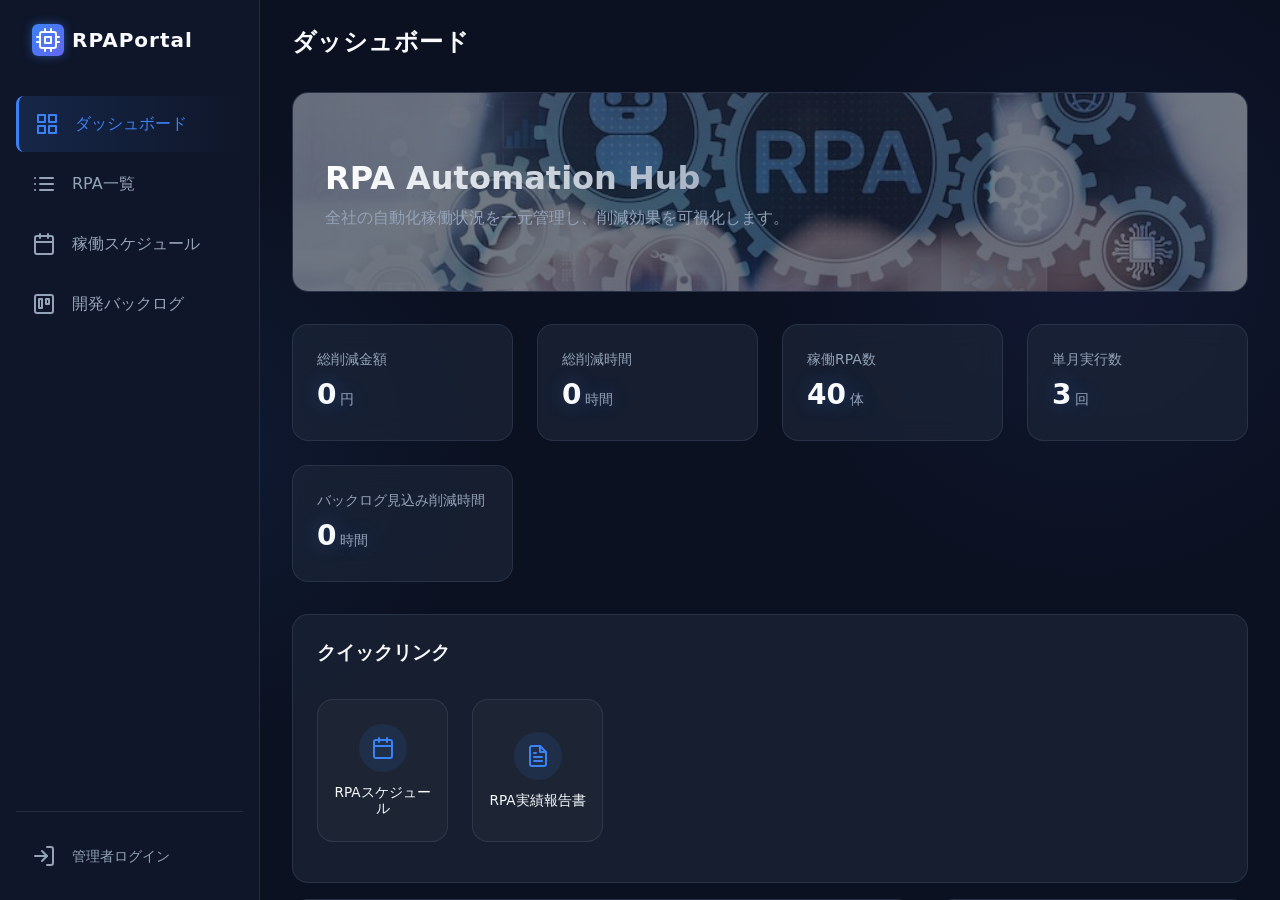
<file: index.html>
<!DOCTYPE html>
<html lang="ja">

<head>
    <meta charset="UTF-8">
    <meta name="viewport" content="width=device-width, initial-scale=1.0">
    <title>RobotPat DX Portal</title>
    <link rel="stylesheet" href="styles.css">
    <!-- Initial Data -->
    <script src="data/db.js"></script>
    <!-- Chart.js -->
    <script src="assets/chart.min.js"></script>
    <!-- Feather Icons -->
    <script src="assets/feather.min.js"></script>
</head>

<body>
    <div id="app">
        <!-- Sidebar -->
        <aside class="sidebar">
            <div class="logo-area">
                <div class="logo-icon">
                    <i data-feather="cpu"></i>
                </div>
                <span>RPAPortal</span>
            </div>

            <nav class="nav-menu">
                <a href="#dashboard" class="nav-item active" data-page="dashboard">
                    <i data-feather="grid"></i>
                    <span>ダッシュボード</span>
                </a>
                <a href="#rpas" class="nav-item" data-page="rpas">
                    <i data-feather="list"></i>
                    <span>RPA一覧</span>
                </a>
                <a href="#schedule" class="nav-item" data-page="schedule">
                    <i data-feather="calendar"></i>
                    <span>稼働スケジュール</span>
                </a>
                <a href="#backlog" class="nav-item" data-page="backlog">
                    <i data-feather="trello"></i>
                    <span>開発バックログ</span>
                </a>
                <a href="#data" class="nav-item" data-page="data">
                    <i data-feather="database"></i>
                    <span>データ管理</span>
                </a>
            </nav>

            <div style="margin-top: auto; padding-top: 1rem; border-top: 1px solid var(--border);">
                <div class="nav-item" id="nav-login" onclick="App.showLoginModal()">
                    <i data-feather="log-in"></i>
                    <span style="font-size: 0.875rem;">管理者ログイン</span>
                </div>
                <div class="nav-item" id="nav-logout" onclick="App.logout()" style="display: none;">
                    <i data-feather="log-out"></i>
                    <span style="font-size: 0.875rem;">ログアウト</span>
                </div>
            </div>
        </aside>

        <!-- Main Content -->
        <main class="main-content">
            <!-- Header -->
            <header class="header-actions">
                <h1 class="page-title" id="page-title">ダッシュボード</h1>
                <div class="actions">
                    <button class="btn btn-primary" id="add-rpa-btn">
                        <i data-feather="plus"></i>
                        <span>RPA登録</span>
                    </button>
                </div>
            </header>

            <!-- Dynamic Content Area -->
            <div id="content-area">
                <!-- Dashboard Template -->
                <div id="view-dashboard" class="view-section active">
                    <div class="dashboard-hero glass-panel">
                        <img src="assets/rpa-01.jpg" alt="Hero" class="hero-bg">
                        <div class="hero-content">
                            <h2 class="hero-title">RPA Automation Hub</h2>
                            <p class="hero-subtitle">全社の自動化稼働状況を一元管理し、削減効果を可視化します。</p>
                        </div>
                    </div>

                    <div class="kpi-grid">
                        <div class="kpi-card glass-panel">
                            <span class="kpi-label">総削減金額</span>
                            <div class="kpi-value">
                                <span id="kpi-saved-amount">0</span><span class="kpi-unit">円</span>
                            </div>
                        </div>
                        <div class="kpi-card glass-panel">
                            <span class="kpi-label">総削減時間</span>
                            <div class="kpi-value">
                                <span id="kpi-saved-hours">0</span><span class="kpi-unit">時間</span>
                            </div>
                        </div>
                        <div class="kpi-card glass-panel">
                            <span class="kpi-label">稼働RPA数</span>
                            <div class="kpi-value">
                                <span id="kpi-active-rpas">0</span><span class="kpi-unit">体</span>
                            </div>
                        </div>
                        <div class="kpi-card glass-panel">
                            <span class="kpi-label">単月実行数</span>
                            <div class="kpi-value">
                                <span id="kpi-run-count">0</span><span class="kpi-unit">回</span>
                            </div>
                        </div>
                        <div class="kpi-card glass-panel border-secondary">
                            <span class="kpi-label text-secondary font-bold">バックログ見込み削減時間</span>
                            <div class="kpi-value">
                                <span id="kpi-backlog-savings">0</span><span class="kpi-unit text-secondary">時間</span>
                            </div>
                        </div>
                    </div>

                    <div class="glass-panel mb-4">
                        <div class="flex justify-between items-center mb-4">
                            <h3 class="text-main font-bold">クイックリンク</h3>
                            <button class="btn btn-ghost btn-sm text-primary flex items-center gap-1"
                                onclick="App.showQuickLinkModal()">
                                <i data-feather="settings" width="14"></i> 管理
                            </button>
                        </div>
                        <div id="quick-links-container">
                            <!-- JS Generated Cards -->
                        </div>
                    </div>

                    <div class="dashboard-grid">
                        <div class="glass-panel">
                            <h3 class="mb-4 text-main font-bold">月別削減効果推移</h3>
                            <div class="chart-wrapper">
                                <canvas id="trendChart"></canvas>
                            </div>
                        </div>
                        <div class="glass-panel">
                            <h3 class="mb-4 text-main font-bold">削減効果 Top 5</h3>
                            <div class="table-container">
                                <table id="top-rpa-table">
                                    <thead>
                                        <tr>
                                            <th>RPA名</th>
                                            <th class="text-right">削減額</th>
                                        </tr>
                                    </thead>
                                    <tbody>
                                        <!-- JS Generated -->
                                    </tbody>
                                </table>
                            </div>
                        </div>
                    </div>
                </div>

                <!-- RPA List Template -->
                <div id="view-rpas" class="view-section" style="display: none;">
                    <div class="glass-panel mb-4">
                        <div class="filter-bar">
                            <div class="search-box">
                                <i data-feather="search"></i>
                                <input type="text" id="rpa-search" placeholder="RPA名、タグ、部署で検索..." class="search-input">
                            </div>
                            <div class="filters">
                                <select id="filter-dept" class="filter-select">
                                    <option value="">全部署</option>
                                    <!-- JS Generated -->
                                </select>
                                <select id="filter-status" class="filter-select">
                                    <option value="">全ステータス</option>
                                    <option value="scheduled">スケジュール実行</option>
                                    <option value="manual">手動実行</option>
                                </select>
                                <label class="checkbox-label">
                                    <input type="checkbox" id="filter-no-recording">
                                    <span>録画未登録のみ</span>
                                </label>
                            </div>
                        </div>
                    </div>

                    <div class="glass-panel">
                        <div class="table-container">
                            <table class="data-table" id="rpa-list-table">
                                <thead>
                                    <tr>
                                        <th class="sortable" data-sort="name">RPA名 <i data-feather="chevron-down"
                                                class="sort-icon"></i></th>
                                        <th class="sortable" data-sort="department">部署 <i data-feather="chevron-down"
                                                class="sort-icon"></i></th>
                                        <th>ステータス</th>
                                        <th>リンク</th>
                                        <th>録画</th>
                                        <th class="sortable text-right" data-sort="savedMinutes">削減時間 <i
                                                data-feather="chevron-down" class="sort-icon"></i></th>
                                        <th class="sortable text-right" data-sort="savedAmount">削減金額 <i
                                                data-feather="chevron-down" class="sort-icon"></i></th>
                                        <th class="sortable" data-sort="updatedAt">更新日 <i data-feather="chevron-down"
                                                class="sort-icon"></i></th>
                                    </tr>
                                </thead>
                                <tbody>
                                    <!-- JS Generated -->
                                </tbody>
                            </table>
                        </div>
                    </div>
                </div>

                <!-- Backlog Template -->
                <div id="view-backlog" class="view-section" style="display: none;">
                    <div class="glass-panel mb-4">
                        <div class="filter-bar">
                            <div class="search-box">
                                <i data-feather="search"></i>
                                <input type="text" id="backlog-search" placeholder="タスク名、部署で検索..." class="search-input">
                            </div>
                            <div class="filters">
                                <select id="filter-backlog-dept" class="filter-select">
                                    <option value="">全部署</option>
                                    <!-- JS Generated -->
                                </select>
                                <select id="filter-backlog-priority" class="filter-select">
                                    <option value="">全優先度</option>
                                    <option value="High">高 (High)</option>
                                    <option value="Medium">中 (Medium)</option>
                                    <option value="Low">低 (Low)</option>
                                </select>
                                <select id="filter-backlog-status" class="filter-select">
                                    <option value="">全ステータス</option>
                                    <option value="Todo">未着手</option>
                                    <option value="In Progress">進行中</option>
                                    <option value="Review">確認中</option>
                                    <option value="Done">完了</option>
                                </select>
                            </div>
                            <button id="add-backlog-btn" class="btn btn-primary btn-sm">
                                <i data-feather="plus"></i> 新規登録
                            </button>
                        </div>
                    </div>

                    <!-- Backlog Add Form (Inline) -->
                    <div id="backlog-form-container" class="glass-panel mb-4" style="display: none;">
                        <h3 class="mb-4">バックログ新規登録/編集</h3>
                        <form id="backlog-form" onsubmit="event.preventDefault(); App.saveBacklog();">
                            <input type="hidden" id="backlog-id">
                            <div class="form-grid">
                                <div class="form-group">
                                    <label class="form-label">業務名 <span class="text-red-400">*</span></label>
                                    <input type="text" id="backlog-title" class="form-control" required
                                        placeholder="例: 請求書作成業務">
                                </div>
                                <div class="form-group">
                                    <label class="form-label">部署</label>
                                    <select id="backlog-department" class="form-select">
                                        <option value="全社">全社</option>
                                        <option value="本社">本社</option>
                                        <option value="支店">支店</option>
                                        <option value="ESキッチン">ESキッチン</option>
                                        <option value="BMC秋津">BMC秋津</option>
                                    </select>
                                </div>
                                <div class="form-group">
                                    <label class="form-label">優先度</label>
                                    <select id="backlog-priority" class="form-select">
                                        <option value="Medium">中 (Medium)</option>
                                        <option value="High">高 (High)</option>
                                        <option value="Low">低 (Low)</option>
                                    </select>
                                </div>
                                <div class="form-group">
                                    <label class="form-label">ステータス</label>
                                    <select id="backlog-status" class="form-select">
                                        <option value="Todo">未着手</option>
                                        <option value="In Progress">進行中</option>
                                        <option value="Review">確認中</option>
                                        <option value="Done">完了</option>
                                    </select>
                                </div>
                                <div class="form-group">
                                    <label class="form-label">見込み削減時間 (時間)</label>
                                    <input type="number" id="backlog-savedHours" class="form-control" min="0" step="0.1"
                                        placeholder="例: 0.5">
                                </div>
                            </div>
                            <div class="form-group">
                                <label class="form-label">備考</label>
                                <textarea id="backlog-notes" class="form-control" placeholder="詳細や注意点など"></textarea>
                            </div>
                            <div class="flex justify-end gap-4 mt-4">
                                <button type="button" class="btn btn-ghost"
                                    onclick="App.hideBacklogForm()">キャンセル</button>
                                <button type="submit" class="btn btn-primary"><i data-feather="save"></i> 保存</button>
                            </div>
                        </form>
                    </div>

                    <div class="glass-panel">
                        <div class="table-container">
                            <table class="data-table" id="backlog-list-table">
                                <thead>
                                    <tr>
                                        <th class="sortable" data-sort="title">業務名 <i data-feather="chevron-down"
                                                class="sort-icon"></i></th>
                                        <th class="sortable" data-sort="department">部署 <i data-feather="chevron-down"
                                                class="sort-icon"></i></th>
                                        <th class="sortable" data-sort="priority">優先度 <i data-feather="chevron-down"
                                                class="sort-icon"></i></th>
                                        <th class="sortable" data-sort="status">ステータス <i data-feather="chevron-down"
                                                class="sort-icon"></i></th>
                                        <th class="sortable text-right" data-sort="expectedSavedMinutesPerRun">見込効果 (時間)
                                            <i data-feather="chevron-down" class="sort-icon"></i>
                                        </th>
                                        <th style="width: 150px;">備考</th>
                                        <th style="width: 140px; text-align: center;">操作</th>
                                    </tr>
                                </thead>
                                <tbody>
                                    <!-- JS Generated -->
                                </tbody>
                            </table>
                        </div>
                    </div>
                </div>
                <!-- RPA Detail Template -->
                <div id="view-rpa-detail" class="view-section" style="display: none;">
                    <div class="glass-panel mb-4">
                        <div class="detail-header">
                            <a href="#rpas" class="back-btn"><i data-feather="arrow-left"></i> 一覧へ戻る</a>
                            <div class="detail-title-group">
                                <h2 id="detail-rpa-name" class="text-xl font-bold">RPA Name</h2>
                                <span id="detail-rpa-status" class="badge">Status</span>
                            </div>
                            <button class="btn btn-secondary text-sm" onclick="App.goToEdit()"><i
                                    data-feather="edit-2"></i> 編集</button>
                        </div>

                        <div class="tabs">
                            <button class="tab-btn active" data-tab="overview">概要</button>
                            <button class="tab-btn" data-tab="runs">実行実績</button>
                            <button class="tab-btn" data-tab="analysis">分析</button>
                            <button class="tab-btn" data-tab="recordings">録画</button>
                        </div>

                        <!-- Tab: Overview -->
                        <div id="tab-overview" class="tab-pane active">
                            <div class="detail-stats-grid">
                                <div class="glass-panel" style="background: rgba(255,255,255,0.03); padding: 1rem;">
                                    <span class="text-muted text-sm">部署</span>
                                    <div id="detail-dept" class="text-lg font-medium mt-1">-</div>
                                </div>
                                <div class="glass-panel" style="background: rgba(255,255,255,0.03); padding: 1rem;">
                                    <span class="text-muted text-sm">開発工数</span>
                                    <div id="detail-dev-hours" class="text-lg font-medium mt-1">-</div>
                                </div>
                                <div class="glass-panel" style="background: rgba(255,255,255,0.03); padding: 1rem;">
                                    <span class="text-muted text-sm">累計削減時間</span>
                                    <div id="detail-total-saved" class="text-lg font-medium mt-1">-</div>
                                </div>
                                <div class="glass-panel" style="background: rgba(255,255,255,0.03); padding: 1rem;">
                                    <span class="text-muted text-sm">累計削減金額</span>
                                    <div id="detail-total-amount" class="text-lg font-medium mt-1 text-primary">-</div>
                                </div>
                            </div>

                            <div class="glass-panel" style="background: rgba(255,255,255,0.03);">
                                <h4 class="mb-2 text-main font-bold">説明</h4>
                                <p id="detail-desc" class="text-muted mb-4">-</p>

                                <h4 class="mb-2 text-main font-bold">タグ</h4>
                                <div id="detail-tags" class="flex gap-2 mb-4">
                                    <!-- Tags -->
                                </div>

                                <div class="mb-4">
                                    <span class="text-muted text-sm block mb-1">スプレッドシート: </span>
                                    <div id="detail-sheet-links" class="flex flex-col gap-1">
                                        <!-- JS Generated -->
                                    </div>
                                </div>
                            </div>
                        </div>

                        <!-- Tab: Runs -->
                        <div id="tab-runs" class="tab-pane">
                            <div class="table-container">
                                <table class="data-table" id="detail-runs-table">
                                    <thead>
                                        <tr>
                                            <th>実行日時</th>
                                            <th class="text-right">削減時間</th>
                                            <th class="text-right">実稼働</th>
                                            <th class="text-right">回数</th>
                                            <th>備考</th>
                                        </tr>
                                    </thead>
                                    <tbody><!-- JS Generated --></tbody>
                                </table>
                            </div>
                        </div>

                        <!-- Tab: Analysis -->
                        <div id="tab-analysis" class="tab-pane">
                            <div class="flex flex-col items-center justify-center py-12 text-muted">
                                <i data-feather="bar-chart-2"
                                    style="width:48px;height:48px;opacity:0.3;margin-bottom:1rem;"></i>
                                <p>詳細分析機能は準備中です</p>
                            </div>
                        </div>

                        <!-- Tab: Recordings -->
                        <div id="tab-recordings" class="tab-pane">
                            <div id="detail-recordings-list" class="grid grid-cols-1 gap-4">
                                <!-- JS Generated -->
                            </div>
                        </div>
                    </div>
                </div>
                <!-- Edit Template -->
                <div id="view-rpa-edit" class="view-section" style="display: none;">
                    <div class="detail-header">
                        <a href="#rpas" class="back-btn"><i data-feather="arrow-left"></i> キャンセル</a>
                        <h2 id="edit-page-title" class="text-xl font-bold">RPA登録</h2>
                        <div></div>
                    </div>

                    <form id="rpa-form" onsubmit="event.preventDefault(); App.saveRpa();">
                        <div class="glass-panel">
                            <div class="form-grid">
                                <div class="form-group">
                                    <label class="form-label">RPA名 <span class="text-red-400">*</span></label>
                                    <input type="text" id="edit-name" class="form-control" required
                                        placeholder="例: 月次請求書処理ロボ">
                                    <input type="hidden" id="edit-id">
                                </div>
                                <div class="form-group">
                                    <label class="form-label">部署 <span class="text-red-400">*</span></label>
                                    <select id="edit-department" class="form-select" required>
                                        <option value="">選択してください</option>
                                        <!-- JS populated -->
                                    </select>
                                </div>
                                <div class="form-group">
                                    <label class="form-label">スプレッドシート (名前とURL)</label>
                                    <div id="edit-sheets-container" class="flex flex-col gap-2">
                                        <!-- JS Generated -->
                                    </div>
                                    <button type="button" class="btn btn-ghost btn-sm mt-1"
                                        onclick="App.addSheetInput()">
                                        <i data-feather="plus" width="14"></i> 行を追加
                                    </button>
                                </div>
                                <div class="form-group">
                                    <label class="form-label">録画URL（Googleドライブ等）</label>
                                    <input type="url" id="edit-recordingUrl" class="form-control"
                                        placeholder="https://drive.google.com/...">
                                </div>
                                <div class="form-group">
                                    <label class="form-label">開発工数 (時間)</label>
                                    <input type="number" id="edit-devHours" class="form-control" min="0" step="0.5">
                                </div>
                                <div class="form-group">
                                    <label class="form-label">月間削減時間 (時間)</label>
                                    <input type="number" id="edit-savedHours" class="form-control" min="0" step="0.5"
                                        placeholder="例: 10">
                                    <small class="text-muted">※削減金額は時給1,750円で自動計算されます</small>
                                </div>
                                <div class="form-group">
                                    <label class="form-label">月間実行回数</label>
                                    <input type="number" id="edit-runCount" class="form-control" min="0" step="1"
                                        placeholder="例: 30">
                                </div>
                                <div class="form-group">
                                    <label class="form-label">タグ (カンマ区切り)</label>
                                    <input type="text" id="edit-tags" class="form-control" placeholder="経理, 月次, 自動化">
                                </div>
                                <div class="form-group">
                                    <label class="form-label">運用モード</label>
                                    <div class="radio-group">
                                        <label class="radio-label">
                                            <input type="radio" name="operationMode" value="scheduled" checked> 自動実行
                                        </label>
                                        <label class="radio-label">
                                            <input type="radio" name="operationMode" value="manual"> 手動実行
                                        </label>
                                    </div>
                                </div>
                            </div>

                            <div class="form-group">
                                <label class="form-label">説明</label>
                                <textarea id="edit-description" class="form-control"
                                    placeholder="ロボットの概要や注意事項など"></textarea>
                            </div>

                            <div class="border-t border-gray-700/50 pt-6 mt-6 flex justify-end gap-4">
                                <button type="button" class="btn btn-ghost" onclick="history.back()">キャンセル</button>
                                <button type="submit" class="btn btn-primary"><i data-feather="save"></i> 保存する</button>
                            </div>
                        </div>
                    </form>
                </div>

                <!-- Schedule Template -->
                <div id="view-schedule" class="view-section" style="display: none;">
                    <div class="glass-panel schedule-container" style="display: flex; flex-direction: column; height: calc(100vh - 150px);">
                        <header class="flex flex-wrap items-center justify-between mb-4 gap-y-3">
                            <div class="flex flex-wrap items-center gap-2 md:gap-3">
                                <div class="flex bg-slate-800 rounded-md p-1 border border-slate-700 whitespace-nowrap">
                                    <button class="px-2 md:px-3 py-1 text-xs md:text-sm font-medium rounded transition-colors active tab-btn text-main" data-tab="free">空き枠</button>
                                    <button class="px-2 md:px-3 py-1 text-xs md:text-sm font-medium rounded transition-colors tab-btn text-muted" data-tab="timeline">タイムライン</button>
                                    <button class="px-2 md:px-3 py-1 text-xs md:text-sm font-medium rounded transition-colors tab-btn text-muted" data-tab="calendar">カレンダー</button>
                                    <button class="px-2 md:px-3 py-1 text-xs md:text-sm font-medium rounded transition-colors tab-btn text-muted" data-tab="list">一覧リスト</button>
                                    <button class="px-2 md:px-3 py-1 text-xs md:text-sm font-medium rounded transition-colors tab-btn text-muted" data-tab="alerts">衝突アラート <span id="alert-badge" class="alert-badge" style="display:none">0</span></button>
                                </div>

                                <div class="flex items-center gap-1 whitespace-nowrap">
                                    <button id="add-schedule-btn" class="btn btn-primary" style="padding: 4px 10px; font-size: 0.8rem;" onclick="App.showScheduleModal()">
                                        <i data-feather="plus" width="14"></i> <span><span class="hidden md:inline">予定を</span>追加</span>
                                    </button>
                                    <button id="manage-terminals-btn" class="btn btn-ghost" style="padding: 4px 10px; font-size: 0.8rem;" onclick="App.showTerminalModal()">
                                        <i data-feather="server" width="14"></i> 端末管理
                                    </button>
                                </div>
                            </div>
                        </header>
                        
                        <!-- Free Slot View -->
                        <div id="tab-free" class="tab-pane active" style="flex: 1; overflow-y: auto;">
                            <div class="free-cond">
                                <span class="free-cond-label">端末</span>
                                <div class="free-seg" id="free-terminals"></div>
                                <span class="free-cond-label">登録したいRPAの条件</span>
                                <div class="free-seg" id="free-freq">
                                    <button class="active" data-f="daily">毎日</button>
                                    <button data-f="weekdays">平日のみ</button>
                                    <button data-f="weekly">曜日指定</button>
                                    <button data-f="monthly">日付指定</button>
                                </div>
                                <div class="dow-picker" id="free-dow" style="display:none"></div>
                                <select id="free-dom" class="form-select form-select-sm" style="display:none"></select>
                                <span class="free-cond-label">所要時間</span>
                                <select id="free-dur" class="form-select form-select-sm">
                                    <option value="10">10分</option>
                                    <option value="30" selected>30分</option>
                                    <option value="60">60分</option>
                                    <option value="120">120分</option>
                                    <option value="180">180分</option>
                                    <option value="240">240分</option>
                                </select>
                                <div class="free-cond-nav">
                                    <button class="btn btn-ghost btn-sm px-2" onclick="App.changeFreeMonth(-1)"><i data-feather="chevron-left"></i></button>
                                    <strong id="free-month-title" style="min-width:96px;text-align:center">--年--月</strong>
                                    <button class="btn btn-ghost btn-sm px-2" onclick="App.changeFreeMonth(1)"><i data-feather="chevron-right"></i></button>
                                    <button class="btn btn-secondary btn-sm" onclick="App.resetFreeMonth()">今月</button>
                                </div>
                            </div>

                            <div class="free-summary">
                                <h4 id="free-sum-head"></h4>
                                <div class="free-chips" id="free-chips"></div>
                                <div class="free-note" id="free-note"></div>
                            </div>

                            <div class="free-layout">
                                <div>
                                    <div class="heatmap-scroll"><table class="heatmap" id="free-heatmap"></table></div>
                                    <div class="heatmap-legend">
                                        <span><i class="hm-sw hm-free"></i>24ヶ月ずっと空き</span>
                                        <span><i class="hm-sw hm-trap"></i>この月は空きだが将来ふさがる</span>
                                        <span><i class="hm-sw hm-part"></i>一部の日だけ埋まる</span>
                                        <span><i class="hm-sw hm-busy"></i>全対象日で埋まり</span>
                                        <span class="text-muted">セルにマウスを当てると内訳が出ます</span>
                                    </div>
                                    <div class="free-detail" id="free-detail"></div>
                                </div>
                                <div class="free-side">
                                    <h4>端末をまたいだ候補</h4>
                                    <label class="free-check"><input type="checkbox" id="free-allterm" checked> 全端末から探す</label>
                                    <div id="free-cands"></div>
                                </div>
                            </div>
                        </div>

                        <!-- Timeline View -->
                        <div id="tab-timeline" class="tab-pane flex-pane" style="flex: 1; min-height: 0;">
                            <div class="flex flex-wrap items-center gap-2 md:gap-3 mb-4">
                                <label class="text-sm text-muted font-bold whitespace-nowrap">表示日付:</label>
                                <div class="flex items-center">
                                    <button class="btn btn-ghost btn-sm px-2" onclick="App.changeScheduleDate(-1)"><i data-feather="chevron-left"></i></button>
                                    <input type="date" id="schedule-date-filter" class="form-control text-sm font-bold" style="width: auto; padding: 4px 8px; margin: 0 4px;" onchange="App.renderSchedule()">
                                    <button class="btn btn-ghost btn-sm px-2" onclick="App.changeScheduleDate(1)"><i data-feather="chevron-right"></i></button>
                                </div>
                                <button class="btn btn-secondary btn-sm ml-2" onclick="App.resetScheduleDate()">今日</button>
                            </div>
                            
                            <div class="schedule-layout">
                            <div class="schedule-sidebar" id="schedule-sidebar">
                                <div class="schedule-cell header-cell border-b">端末 / リソース</div>
                                <div id="schedule-terminal-list" class="schedule-terminal-list"></div>
                            </div>
                            
                            <div class="schedule-timeline-wrapper" id="timeline-wrapper">
                                <div class="schedule-timeline" id="timeline-content">
                                    <div class="timeline-headers" id="timeline-headers"></div>
                                    <div class="timeline-rows" id="timeline-rows"></div>
                                    <div class="current-time-line" id="current-time-line"></div>
                                </div>
                            </div>
                        </div> <!-- Closes schedule-layout -->
                    </div> <!-- Closes tab-timeline -->

                    <!-- Calendar View -->
                    <div id="tab-calendar" class="tab-pane flex-pane" style="flex: 1; overflow: hidden;">
                            <div class="flex items-center gap-4 mt-2" style="margin-bottom: 33px;">
                                <button class="btn btn-ghost btn-sm" onclick="App.changeCalendarMonth(-1)"><i data-feather="chevron-left"></i></button>
                                <h3 class="text-lg font-bold w-32 text-center" id="calendar-month-title">--年--月</h3>
                                <button class="btn btn-ghost btn-sm" onclick="App.changeCalendarMonth(1)"><i data-feather="chevron-right"></i></button>
                                <button class="btn btn-secondary btn-sm ml-2" onclick="App.resetCalendarMonth()">今月</button>
                            </div>
                            
                            <div style="flex: 1; overflow-y: auto; padding-right: 8px; padding-bottom: 8px;">
                                <div class="calendar-grid" id="calendar-grid" style="display: grid; grid-template-columns: repeat(7, 1fr); grid-auto-rows: minmax(50px, auto); gap: 6px;">
                                    <!-- JS Generated Calendar -->
                                </div>
                            </div>
                        </div>

                        <!-- List View -->
                        <div id="tab-list" class="tab-pane" style="flex: 1; overflow-y: auto;">
                            <div class="table-container mt-2">
                                <table class="data-table" id="schedule-list-table">
                                    <thead>
                                        <tr>
                                            <th>RPA名称</th>
                                            <th>割当端末</th>
                                            <th>実行頻度</th>
                                            <th>開始時間</th>
                                            <th>終了時間</th>
                                        </tr>
                                    </thead>
                                    <tbody id="schedule-list-body">
                                        <!-- JS Generated -->
                                    </tbody>
                                </table>
                            </div>
                            <div id="schedule-archive" class="mt-4"></div>
                        </div>

                        <!-- Conflict Alerts View -->
                        <div id="tab-alerts" class="tab-pane" style="flex: 1; overflow-y: auto;">
                            <p class="sched-hint mb-4">同じ端末で時間帯が重なる予定を、<strong>今日から24ヶ月ぶん</strong>展開して検出します。「毎月◯日」と「毎週◯曜」のように、条件が揃った月にだけ衝突する組み合わせも拾います。</p>
                            <div id="alerts-now"></div>
                            <div id="alerts-future" class="mt-4"></div>
                        </div>
                    </div>
                </div>

                <!-- Data Management Template -->
                <div id="view-data" class="view-section" style="display: none;">
                    <div class="glass-panel mb-6">
                        <h3 class="text-lg font-bold mb-2 text-main">データのエクスポート</h3>
                        <p class="text-muted text-sm mb-4">現在の全データをJSONファイルとしてダウンロードします。バックアップとしてご利用ください。</p>
                        <button id="btn-export" class="btn btn-primary"><i data-feather="download"></i>
                            JSONをダウンロード</button>
                    </div>

                    <div class="glass-panel mb-6">
                        <h3 class="text-lg font-bold mb-2 text-main">データのインポート</h3>
                        <p class="text-muted text-sm mb-4">バックアップしたJSONファイルを読み込み、現在のデータを上書きします。<br><span
                                class="text-yellow-400">※この操作は取り消せません。</span></p>
                        <div class="flex items-center gap-4">
                            <input type="file" id="file-import" accept=".json" class="text-sm text-muted">
                            <button id="btn-import" class="btn btn-secondary"><i data-feather="upload"></i>
                                インポート実行</button>
                        </div>
                    </div>

                    <div class="glass-panel border-red-900/30" style="background: rgba(220, 38, 38, 0.05);">
                        <h3 class="text-lg font-bold mb-2 text-red-400">データのリセット</h3>
                        <p class="text-muted text-sm mb-4">保存されたデータを削除し、初期状態（プリセットデータ）に戻します。<br><span
                                class="text-red-400">※完全に削除されます。</span></p>
                        <button id="btn-reset" class="btn btn-danger"
                            style="background: rgba(220, 38, 38, 0.2); color: #FCA5A5; border: 1px solid rgba(220, 38, 38, 0.4);"><i
                                data-feather="trash-2"></i> 初期化を実行</button>
                    </div>
                </div>
            </div>
        </main>
    </div>

    <script src="app.js"></script>
    <!-- Login Modal -->
    <div id="login-modal" class="modal-overlay" style="display: none;">
        <div class="modal-content">
            <h3>管理者ログイン</h3>
            <div class="form-group">
                <label for="login-password">パスワード</label>
                <input type="password" id="login-password">
            </div>
            <div class="modal-actions">
                <button class="btn btn-secondary" onclick="App.hideLoginModal()">キャンセル</button>
                <button class="btn btn-primary" onclick="App.login()">ログイン</button>
            </div>
        </div>
    </div>

    <!-- Quick Link Modal -->
    <div id="quick-link-modal" class="modal-overlay">
        <div class="modal-content glass-panel">
            <h3 id="ql-modal-title" class="mb-4">クイックリンクの管理</h3>
            <form id="ql-form" onsubmit="event.preventDefault(); App.saveQuickLink();">
                <input type="hidden" id="ql-id">
                <div class="form-group mb-4">
                    <label class="form-label">表示名</label>
                    <input type="text" id="ql-name" class="form-control" required placeholder="例: スケジュール表">
                </div>
                <div class="form-group mb-4">
                    <label class="form-label">URL</label>
                    <input type="url" id="ql-url" class="form-control" required placeholder="https://...">
                </div>
                <div class="form-group mb-4">
                    <label class="form-label">アイコンを選択</label>
                    <div id="icon-options" class="icon-selection-grid">
                        <!-- JS Generated -->
                    </div>
                    <input type="hidden" id="ql-icon" value="link">
                </div>
                <div class="flex justify-end gap-3 mt-6">
                    <button type="button" class="btn btn-ghost" onclick="App.hideQuickLinkModal()">キャンセル</button>
                    <button type="submit" class="btn btn-primary">保存</button>
                </div>
            </form>
        </div>
    </div>

    <!-- Schedule Registration Modal -->
    <div id="schedule-modal" class="modal-overlay">
        <div class="modal-content glass-panel">
            <h3 id="sch-modal-title" class="mb-4">スケジュールの登録</h3>
            <form id="sch-form" onsubmit="event.preventDefault(); App.saveSchedule();">
                <input type="hidden" id="sch-id">
                <div class="form-group mb-4">
                    <label class="form-label">対象RPA <span class="text-red-400">*</span></label>
                    <select id="sch-rpa" class="form-select" required>
                        <option value="">選択してください</option>
                        <!-- JS Generated -->
                    </select>
                </div>
                <div class="form-group mb-4">
                    <label class="form-label">割り当て端末 <span class="text-red-400">*</span></label>
                    <select id="sch-terminal" class="form-select" required>
                        <option value="">選択してください</option>
                        <!-- JS Generated -->
                    </select>
                </div>
                <div class="form-grid" style="grid-template-columns: 1fr 1fr; margin-bottom: 1rem;">
                    <div class="form-group">
                        <label class="form-label">開始時間 <span class="text-red-400">*</span></label>
                        <input type="time" id="sch-start" class="form-control" required>
                    </div>
                    <div class="form-group">
                        <label class="form-label">終了時間 <span class="text-red-400">*</span></label>
                        <input type="time" id="sch-end" class="form-control" required>
                    </div>
                </div>
                <div class="form-group mb-4">
                    <label class="form-label">繰り返し</label>
                    <select id="sch-frequency" class="form-select">
                        <option value="daily">毎日 (Daily)</option>
                        <option value="weekdays">平日のみ (Weekdays)</option>
                        <option value="weekly">曜日指定（複数可）</option>
                        <option value="monthly">日付指定 (Monthly)</option>
                        <option value="end_of_month">毎月の月末 (End of Month)</option>
                        <option value="once">単発予約（指定日だけ押さえる）</option>
                    </select>
                </div>
                <div class="form-group mb-4" id="sch-weekly-options" style="display: none;">
                    <label class="form-label">曜日 <span class="text-red-400">*</span><span class="sched-hint-inline">複数選べます</span></label>
                    <div class="dow-picker" id="sch-dow-picker"></div>
                </div>
                <div class="form-group mb-4" id="sch-monthly-options" style="display: none;">
                    <label class="form-label">日付 <span class="text-red-400">*</span></label>
                    <input type="number" id="sch-day-of-month" class="form-control" min="1" max="31" placeholder="例: 15">
                </div>
                <div class="form-group mb-4" id="sch-once-options" style="display: none;">
                    <label class="form-label">予約日 <span class="text-red-400">*</span></label>
                    <input type="date" id="sch-once-date" class="form-control">
                    <p class="sched-hint">この日が過ぎると自動でアーカイブされ、枠が解放されます。</p>
                </div>
                <div id="sch-conflict"></div>
                <div class="flex justify-between mt-6">
                    <button type="button" id="sch-delete-btn" class="btn btn-danger" style="display:none; color: #FCA5A5; background: rgba(220, 38, 38, 0.2);" onclick="App.deleteSchedule()">
                        <i data-feather="trash-2" width="14"></i> 削除
                    </button>
                    <div class="flex gap-3 ml-auto">
                        <button type="button" class="btn btn-ghost" onclick="App.hideScheduleModal()">キャンセル</button>
                        <button type="submit" class="btn btn-primary">保存</button>
                    </div>
                </div>
            </form>
        </div>
    </div>

    <!-- Terminal Management Modal -->
    <div id="terminal-modal" class="modal-overlay">
        <div class="modal-content glass-panel" style="max-width: 600px;">
            <div class="flex justify-between items-center mb-4">
                <h3 id="term-modal-title">端末・リソース管理</h3>
                <button type="button" class="btn btn-ghost" onclick="App.hideTerminalModal()"><i data-feather="x"></i></button>
            </div>
            
            <div class="glass-panel" style="background: rgba(255,255,255,0.03); margin-bottom: 1.5rem; padding: 1rem;">
                <h4 id="term-form-title" class="text-sm font-bold text-muted mb-3">新しい端末を追加</h4>
                <div class="flex gap-2 items-center">
                    <input type="hidden" id="term-edit-id">
                    <input type="color" id="term-new-color" value="#3b82f6" class="form-control" style="width: 40px; height: 38px; padding: 2px; cursor: pointer;" title="テーマカラー">
                    <input type="text" id="term-new-name" class="form-control" placeholder="端末名 (例: PC-C03)" style="flex: 1;">
                    <button type="button" id="term-save-btn" class="btn btn-primary btn-sm" onclick="App.saveTerminal()"><i data-feather="plus"></i> 追加</button>
                    <button type="button" id="term-cancel-btn" class="btn btn-ghost btn-sm" style="display: none;" onclick="App.cancelEditTerminal()">キャンセル</button>
                </div>
            </div>

            <div class="table-container" style="max-height: 300px; overflow-y: auto;">
                <table class="data-table">
                    <thead>
                        <tr>
                            <th>端末名</th>
                            <th>ステータス</th>
                            <th class="text-right">操作</th>
                        </tr>
                    </thead>
                    <tbody id="terminal-list-body">
                        <!-- JS Generated -->
                    </tbody>
                </table>
            </div>
        </div>
    </div>
</body>

</html>
</file>
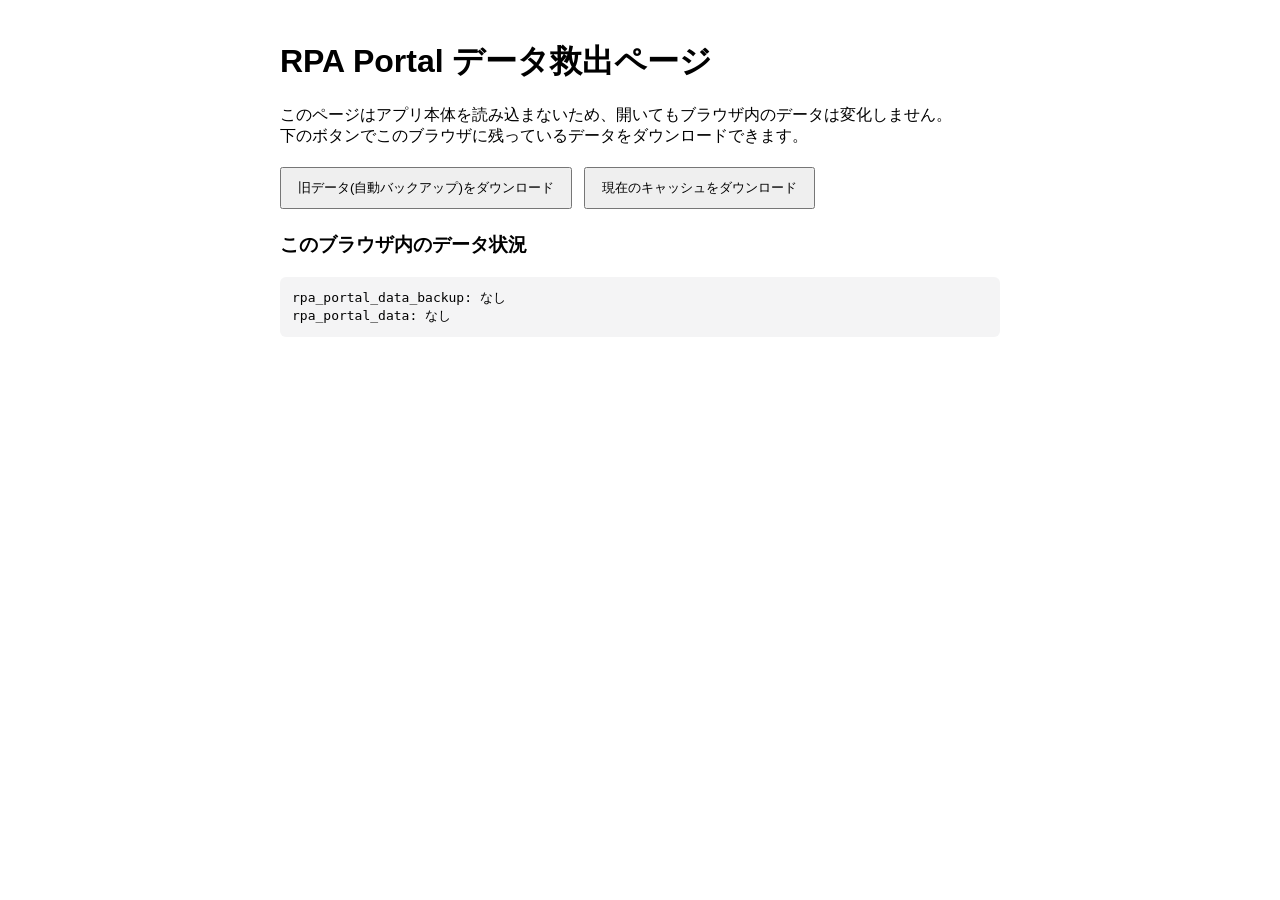
<file: rescue.html>
<!DOCTYPE html>
<html lang="ja">
<head>
    <meta charset="UTF-8">
    <title>RPA Portal データ救出</title>
    <style>
        body { font-family: sans-serif; max-width: 720px; margin: 40px auto; padding: 0 16px; }
        button { padding: 10px 16px; margin: 4px 8px 4px 0; cursor: pointer; }
        pre { background: #f4f4f5; padding: 12px; border-radius: 6px; white-space: pre-wrap; }
    </style>
</head>
<body>
    <h1>RPA Portal データ救出ページ</h1>
    <p>このページはアプリ本体を読み込まないため、開いてもブラウザ内のデータは変化しません。<br>
        下のボタンでこのブラウザに残っているデータをダウンロードできます。</p>
    <button onclick="dl('rpa_portal_data_backup')">旧データ(自動バックアップ)をダウンロード</button>
    <button onclick="dl('rpa_portal_data')">現在のキャッシュをダウンロード</button>
    <h3>このブラウザ内のデータ状況</h3>
    <pre id="info"></pre>
    <script>
        function summary(key) {
            const v = localStorage.getItem(key);
            if (!v) return key + ': なし';
            try {
                const d = JSON.parse(v);
                const rpas = d.rpas || [];
                return key + ': RPA ' + rpas.length + '件 / リンク登録 '
                    + rpas.filter(r => r.sheetUrl || (r.sheets && r.sheets.length)).length + '件 / 録画登録 '
                    + rpas.filter(r => r.recordingUrl).length + '件 / 端末 '
                    + (d.terminals || []).length + '件 / スケジュール '
                    + (d.schedules || []).length + '件';
            } catch (e) {
                return key + ': 解析できません';
            }
        }
        document.getElementById('info').textContent =
            [summary('rpa_portal_data_backup'), summary('rpa_portal_data')].join('\n');
        function dl(key) {
            const v = localStorage.getItem(key);
            if (!v) { alert('データがありません'); return; }
            const a = document.createElement('a');
            a.href = URL.createObjectURL(new Blob([v], { type: 'application/json' }));
            a.download = key + '.json';
            a.click();
        }
    </script>
</body>
</html>
</file>
<file: styles.css>
/* ==========================================================================
   Design System - Digital Future
   ========================================================================== */

:root {
    /* Color Palette - Future Blue & Dark */
    --primary: #3B82F6;
    /* サイバーブルー */
    --primary-hover: #2563EB;
    --primary-glow: rgba(59, 130, 246, 0.5);

    --secondary: #6366F1;
    /* インディゴ */
    --secondary-glow: rgba(99, 102, 241, 0.5);

    --accent: #06B6D4;
    /* シアン */
    --accent-glow: rgba(6, 182, 212, 0.5);

    --success: #10B981;
    /* エメラルド */
    --warning: #F59E0B;
    /* アンバー */
    --danger: #EF4444;
    /* レッド */

    --bg-body: #0B1121;
    /* ディープダークネイビー（背景） */
    --bg-sidebar: rgba(15, 23, 42, 0.95);
    --bg-card: rgba(30, 41, 59, 0.6);
    --bg-card-hover: rgba(51, 65, 85, 0.7);

    --text-main: #F8FAFC;
    --text-muted: #94A3B8;
    --text-inverse: #0F172A;

    --border: rgba(148, 163, 184, 0.15);
    --border-highlight: rgba(148, 163, 184, 0.3);

    /* Spacing */
    --spacing-xs: 0.25rem;
    --spacing-sm: 0.5rem;
    --spacing-md: 1rem;
    --spacing-lg: 1.5rem;
    --spacing-xl: 2rem;

    /* Radius */
    --radius-sm: 0.375rem;
    --radius-md: 0.5rem;
    --radius-lg: 1rem;
    --radius-xl: 1.5rem;

    /* Shadow */
    --shadow-sm: 0 1px 2px 0 rgb(0 0 0 / 0.05);
    --shadow-md: 0 4px 6px -1px rgb(0 0 0 / 0.1), 0 2px 4px -2px rgb(0 0 0 / 0.1);
    --shadow-glow: 0 0 15px var(--primary-glow);
}

/* ==========================================================================
   Reset & Base
   ========================================================================== */
* {
    box-sizing: border-box;
    margin: 0;
    padding: 0;
}

body {
    font-family: 'Inter', 'Noto Sans JP', system-ui, -apple-system, sans-serif;
    background-color: var(--bg-body);
    color: var(--text-main);
    line-height: 1.5;
    height: 100vh;
    overflow: hidden;
    /* App-like feel */
    background-image:
        radial-gradient(circle at 15% 50%, rgba(59, 130, 246, 0.08), transparent 25%),
        radial-gradient(circle at 85% 30%, rgba(99, 102, 241, 0.08), transparent 25%);
}

a {
    color: var(--primary);
    text-decoration: none;
    transition: color 0.2s;
}

a:hover {
    color: var(--primary-glow);
}

ul {
    list-style: none;
}

button {
    cursor: pointer;
    font-family: inherit;
    border: none;
    background: none;
}

/* ==========================================================================
   Layout
   ========================================================================== */
#app {
    display: flex;
    height: 100vh;
}

/* Sidebar */
.sidebar {
    width: 260px;
    background-color: var(--bg-sidebar);
    border-right: 1px solid var(--border);
    display: flex;
    flex-direction: column;
    padding: var(--spacing-md);
    flex-shrink: 0;
    z-index: 10;
}

.logo-area {
    display: flex;
    align-items: center;
    gap: var(--spacing-sm);
    padding: var(--spacing-sm) var(--spacing-md);
    margin-bottom: var(--spacing-xl);
    font-weight: 700;
    font-size: 1.25rem;
    letter-spacing: 0.05em;
    color: var(--text-main);
}

.logo-icon {
    width: 32px;
    height: 32px;
    background: linear-gradient(135deg, var(--primary), var(--secondary));
    border-radius: var(--radius-sm);
    display: flex;
    align-items: center;
    justify-content: center;
    box-shadow: 0 0 10px var(--primary-glow);
}

.nav-menu {
    display: flex;
    flex-direction: column;
    gap: var(--spacing-xs);
    flex: 1;
}

.nav-item {
    display: flex;
    align-items: center;
    gap: var(--spacing-md);
    padding: var(--spacing-md);
    border-radius: var(--radius-md);
    color: var(--text-muted);
    transition: all 0.2s;
    font-weight: 500;
}

.nav-item:hover {
    background-color: rgba(255, 255, 255, 0.05);
    color: var(--text-main);
}

.nav-item.active {
    background: linear-gradient(90deg, rgba(59, 130, 246, 0.15), transparent);
    color: var(--primary);
    border-left: 3px solid var(--primary);
}

/* Main Content */
.main-content {
    flex: 1;
    overflow-y: auto;
    padding: var(--spacing-lg) var(--spacing-xl);
    position: relative;
}

.header-actions {
    display: flex;
    justify-content: space-between;
    align-items: center;
    margin-bottom: var(--spacing-xl);
}

.page-title {
    font-size: 1.5rem;
    font-weight: 600;
    letter-spacing: 0.02em;
}

/* ==========================================================================
   Components
   ========================================================================== */

/* Glass Panel */
.glass-panel {
    background: var(--bg-card);
    backdrop-filter: blur(12px);
    -webkit-backdrop-filter: blur(12px);
    border: 1px solid var(--border);
    border-radius: var(--radius-lg);
    padding: var(--spacing-lg);
    transition: transform 0.2s, box-shadow 0.2s;
}

/* Dashboard Hero */
.dashboard-hero {
    position: relative;
    height: 200px;
    border-radius: var(--radius-lg);
    overflow: hidden;
    margin-bottom: var(--spacing-xl);
    display: flex;
    align-items: center;
    padding: 0 var(--spacing-xl);
    border: 1px solid var(--border);
}

.hero-bg {
    position: absolute;
    top: 0;
    left: 0;
    width: 100%;
    height: 100%;
    object-fit: cover;
    opacity: 0.4;
    z-index: 0;
}

.hero-content {
    position: relative;
    z-index: 1;
    max-width: 600px;
}

.hero-title {
    font-size: 2rem;
    font-weight: 700;
    margin-bottom: var(--spacing-xs);
    background: linear-gradient(to right, #fff, #94a3b8);
    -webkit-background-clip: text;
    background-clip: text;
    -webkit-text-fill-color: transparent;
}

.hero-subtitle {
    color: var(--text-muted);
}

/* KPI Grid */
.kpi-grid {
    display: grid;
    grid-template-columns: repeat(4, 1fr);
    gap: var(--spacing-lg);
    margin-bottom: var(--spacing-xl);
}

.kpi-card {
    display: flex;
    flex-direction: column;
}

.kpi-label {
    font-size: 0.875rem;
    color: var(--text-muted);
    margin-bottom: var(--spacing-xs);
}

.kpi-value {
    font-size: 1.75rem;
    font-weight: 700;
    color: var(--text-main);
    text-shadow: 0 0 20px rgba(59, 130, 246, 0.3);
}

.kpi-unit {
    font-size: 0.875rem;
    font-weight: 400;
    color: var(--text-muted);
    margin-left: 4px;
}

.kpi-trend {
    font-size: 0.75rem;
    margin-top: var(--spacing-xs);
    display: flex;
    align-items: center;
    gap: 4px;
}

.trend-up {
    color: var(--success);
}

.trend-down {
    color: var(--danger);
}

/* Dashboard Grid */
.dashboard-grid {
    display: grid;
    grid-template-columns: 2fr 1fr;
    gap: var(--spacing-lg);
}

/* Tables */
.table-container {
    width: 100%;
    overflow-x: auto;
}

table {
    width: 100%;
    border-collapse: collapse;
}

th {
    text-align: left;
    padding: var(--spacing-md);
    color: var(--text-muted);
    font-weight: 500;
    border-bottom: 1px solid var(--border);
    font-size: 0.875rem;
}

td {
    padding: var(--spacing-md);
    border-bottom: 1px solid var(--border);
    color: var(--text-main);
}

tr:hover {
    background-color: rgba(255, 255, 255, 0.02);
}

/* Badges */
.badge {
    display: inline-flex;
    align-items: center;
    padding: 2px 8px;
    border-radius: 999px;
    font-size: 0.75rem;
    font-weight: 500;
}

.badge-blue {
    background: rgba(59, 130, 246, 0.2);
    color: #93C5FD;
}

.badge-green {
    background: rgba(16, 185, 129, 0.2);
    color: #6EE7B7;
}

.badge-yellow {
    background: rgba(245, 158, 11, 0.2);
    color: #FCD34D;
}

.badge-red {
    background: rgba(239, 68, 68, 0.2);
    color: #FCA5A5;
}

.badge-gray {
    background: rgba(148, 163, 184, 0.2);
    color: #CBD5E1;
}

/* Buttons */
.btn {
    display: inline-flex;
    align-items: center;
    gap: var(--spacing-sm);
    padding: 0.5rem 1rem;
    border-radius: var(--radius-md);
    font-weight: 500;
    transition: all 0.2s;
}

.btn-primary {
    background: linear-gradient(135deg, var(--primary), var(--secondary));
    color: white;
    box-shadow: 0 4px 12px rgba(59, 130, 246, 0.3);
}

.btn-primary:hover {
    transform: translateY(-1px);
    box-shadow: 0 6px 16px rgba(59, 130, 246, 0.4);
}

.btn-secondary {
    background: rgba(30, 41, 59, 0.6);
    border: 1px solid var(--border);
    color: var(--text-main);
}

.btn-secondary:hover {
    background: rgba(45, 55, 72, 0.8);
    border-color: var(--text-muted);
}

.btn-ghost {
    color: var(--text-muted);
}

.btn-ghost:hover {
    background: rgba(255, 255, 255, 0.05);
    color: var(--text-main);
}

.btn-sm {
    padding: 0.25rem 0.5rem;
    font-size: 0.875rem;
}

/* Scrollbar */
::-webkit-scrollbar {
    width: 8px;
    height: 8px;
}

::-webkit-scrollbar-track {
    background: transparent;
}

::-webkit-scrollbar-thumb {
    background: var(--bg-card);
    border-radius: 4px;
}

::-webkit-scrollbar-thumb:hover {
    background: var(--border);
}

/* Utility */
.text-right {
    text-align: right;
}

.flex {
    display: flex;
}

.items-center {
    align-items: center;
}

.justify-between {
    justify-content: space-between;
}

.gap-1 {
    gap: 0.25rem;
}

.gap-2 {
    gap: 0.5rem;
}

.gap-3 {
    gap: 0.75rem;
}

.gap-4 {
    gap: 1rem;
}

.mt-4 {
    margin-top: 1rem;
}

.mt-6 {
    margin-top: 1.5rem;
}

.mb-2 {
    margin-bottom: 0.5rem;
}

.mb-4 {
    margin-bottom: 1rem;
}

.w-full {
    width: 100%;
}

.h-full {
    height: 100%;
}

/* Chart Wrapper */
.chart-wrapper {
    position: relative;
    height: 300px;
    width: 100%;
}

/* RPA List View */
.filter-bar {
    display: flex;
    gap: var(--spacing-md);
    align-items: center;
    flex-wrap: wrap;
}

.search-box {
    position: relative;
    flex: 1;
    min-width: 250px;
}

.search-box i {
    position: absolute;
    left: 12px;
    top: 50%;
    transform: translateY(-50%);
    color: var(--text-muted);
    width: 18px;
    height: 18px;
}

.search-input {
    width: 100%;
    padding: 10px 10px 10px 40px;
    background: rgba(255, 255, 255, 0.05);
    border: 1px solid var(--border);
    border-radius: var(--radius-md);
    color: var(--text-main);
    font-size: 0.9rem;
    outline: none;
    transition: all 0.2s;
}

.search-input:focus {
    border-color: var(--primary);
    background: rgba(255, 255, 255, 0.1);
    box-shadow: 0 0 0 2px rgba(59, 130, 246, 0.2);
}

.filters {
    display: flex;
    gap: var(--spacing-md);
    align-items: center;
}

.filter-select {
    padding: 8px 12px;
    background: rgba(255, 255, 255, 0.05);
    border: 1px solid var(--border);
    border-radius: var(--radius-md);
    color: var(--text-main);
    outline: none;
    cursor: pointer;
}

.filter-select:focus {
    border-color: var(--primary);
}

.checkbox-label {
    display: flex;
    align-items: center;
    gap: 8px;
    cursor: pointer;
    font-size: 0.9rem;
    user-select: none;
}

.sortable {
    cursor: pointer;
    user-select: none;
    position: relative;
}

.sortable:hover {
    color: var(--primary-hover);
}

.sort-icon {
    width: 14px;
    height: 14px;
    margin-left: 4px;
    opacity: 0.3;
    transition: transform 0.2s;
}

.sortable.asc .sort-icon {
    opacity: 1;
    transform: rotate(180deg);
}

.sortable.desc .sort-icon {
    opacity: 1;
    transform: rotate(0deg);
}

.view-section {
    display: none;
}

.view-section.active {
    display: block;
    animation: fadeIn 0.3s ease-out;
}

@keyframes fadeIn {
    from {
        opacity: 0;
        transform: translateY(10px);
    }

    to {
        opacity: 1;
        transform: translateY(0);
    }
}

/* Detail View Styles */
.detail-header {
    display: flex;
    justify-content: space-between;
    align-items: center;
    margin-bottom: var(--spacing-lg);
}

.detail-title-group {
    display: flex;
    align-items: center;
    gap: var(--spacing-md);
}

.back-btn {
    display: flex;
    align-items: center;
    gap: 4px;
    color: var(--text-muted);
    text-decoration: none;
    transition: color 0.2s;
    font-size: 0.9rem;
}

.back-btn:hover {
    color: var(--text-main);
}

/* Tabs */
.tabs {
    display: flex;
    gap: 2px;
    margin-bottom: var(--spacing-lg);
    border-bottom: 1px solid var(--border);
}

.tab-btn {
    padding: 12px 24px;
    background: transparent;
    border: none;
    color: var(--text-muted);
    cursor: pointer;
    font-size: 0.95rem;
    position: relative;
    transition: all 0.2s;
}

.tab-btn:hover {
    color: var(--text-main);
}

.tab-btn.active {
    color: var(--primary);
    font-weight: 500;
}

.tab-btn.active::after {
    content: '';
    position: absolute;
    bottom: -1px;
    left: 0;
    width: 100%;
    height: 2px;
    background: var(--primary);
    box-shadow: 0 0 10px var(--primary-glow);
}

.tab-pane {
    display: none;
    animation: fadeIn 0.3s ease-out;
}

.tab-pane.active {
    display: block;
}

.tab-pane.active.flex-pane {
    display: flex;
    flex-direction: column;
}

/* Detail Content Stats */
.detail-stats-grid {
    display: grid;
    grid-template-columns: repeat(auto-fit, minmax(200px, 1fr));
    gap: var(--spacing-md);
    margin-bottom: var(--spacing-lg);
}

/* Forms */
.form-grid {
    display: grid;
    grid-template-columns: 1fr 1fr;
    gap: var(--spacing-lg);
    margin-bottom: var(--spacing-xl);
}

@media (max-width: 768px) {
    .form-grid {
        grid-template-columns: 1fr;
        gap: var(--spacing-md);
    }
}

.form-group {
    margin-bottom: var(--spacing-md);
}

.form-label {
    display: block;
    margin-bottom: var(--spacing-xs);
    color: var(--text-muted);
    font-size: 0.9rem;
}

.form-control,
.form-select {
    width: 100%;
    padding: 10px 12px;
    background: rgba(255, 255, 255, 0.05);
    border: 1px solid var(--border);
    border-radius: var(--radius-md);
    color: var(--text-main);
    font-size: 0.95rem;
    outline: none;
    transition: all 0.2s;
}

.form-control:focus,
.form-select:focus {
    border-color: var(--primary);
    background: rgba(255, 255, 255, 0.1);
    box-shadow: 0 0 0 2px rgba(59, 130, 246, 0.2);
}

/* Select Option Styling (for dropdown visibility) */
.form-select option,
.filter-select option {
    background-color: #1e293b;
    color: #f8fafc;
}

.form-control::placeholder {
    color: rgba(148, 163, 184, 0.5);
}

textarea.form-control {
    min-height: 100px;
    resize: vertical;
}

.radio-group {
    display: flex;
    gap: var(--spacing-lg);
    margin-top: 8px;
}

.radio-label {
    display: flex;
    align-items: center;
    gap: 8px;
    cursor: pointer;
    font-size: 0.95rem;
    color: var(--text-main);
}

.text-red-400 {
    color: #F87171;
}

.border-t {
    border-top-width: 1px;
}

.pt-6 {
    padding-top: 1.5rem;
}

.justify-end {
    justify-content: flex-end;
}

/* ==========================================================================
   Quick Links & Modal
   ========================================================================== */

#quick-links-container {
    display: grid;
    grid-template-columns: repeat(auto-fill, minmax(130px, 1fr));
    gap: 1.5rem;
    padding: 1rem 0;
}

.quick-link-card {
    display: flex;
    flex-direction: column;
    align-items: center;
    justify-content: center;
    background: rgba(255, 255, 255, 0.03);
    border: 1px solid var(--border);
    border-radius: var(--radius-lg);
    padding: 1.5rem 1rem;
    text-align: center;
    transition: all 0.3s cubic-bezier(0.4, 0, 0.2, 1);
    cursor: pointer;
    text-decoration: none !important;
    position: relative;
    min-height: 140px;
}

.quick-link-card:hover {
    background: rgba(255, 255, 255, 0.08);
    border-color: var(--primary);
    transform: translateY(-5px);
    box-shadow: 0 10px 20px rgba(0, 0, 0, 0.2), 0 0 15px rgba(59, 130, 246, 0.1);
}

.quick-link-icon-circle {
    width: 48px;
    height: 48px;
    background: rgba(59, 130, 246, 0.1);
    border-radius: 50%;
    display: flex;
    align-items: center;
    justify-content: center;
    margin-bottom: 0.75rem;
    color: var(--primary);
    transition: all 0.3s;
}

.quick-link-card:hover .quick-link-icon-circle {
    background: var(--primary);
    color: white;
    box-shadow: 0 0 15px var(--primary-glow);
}

.quick-link-name {
    font-size: 0.85rem;
    font-weight: 500;
    color: var(--text-main);
    line-height: 1.2;
}

.quick-link-actions {
    position: absolute;
    top: 8px;
    right: 8px;
    display: flex;
    gap: 4px;
    opacity: 0;
    transition: opacity 0.2s;
}

.quick-link-card:hover .quick-link-actions {
    opacity: 1;
}

.quick-link-actions button {
    padding: 2px;
    color: var(--text-muted);
    transition: color 0.2s;
}

.quick-link-actions button:hover {
    color: white;
}

.modal-overlay {
    position: fixed;
    top: 0;
    left: 0;
    width: 100%;
    height: 100%;
    background: rgba(0, 0, 0, 0.8);
    backdrop-filter: blur(8px);
    display: none;
    align-items: center;
    justify-content: center;
    z-index: 1000;
}

.modal-overlay.active {
    display: flex;
}

.modal-content {
    background: #1e293b;
    border: 1px solid var(--border-highlight);
    border-radius: var(--radius-xl);
    width: 90%;
    max-width: 500px;
    padding: 2rem;
    box-shadow: 0 25px 50px -12px rgba(0, 0, 0, 0.5);
    position: relative;
}

.icon-selection-grid {
    display: grid;
    grid-template-columns: repeat(5, 1fr);
    gap: 0.75rem;
    margin: 1rem 0;
}

.icon-option {
    display: flex;
    align-items: center;
    justify-content: center;
    padding: 0.75rem;
    border: 1px solid var(--border);
    border-radius: var(--radius-md);
    cursor: pointer;
    transition: all 0.2s;
    color: var(--text-muted);
}

.icon-option:hover {
    background: rgba(255, 255, 255, 0.05);
    color: var(--text-main);
}

.icon-option.selected {
    border-color: var(--primary);
    background: rgba(59, 130, 246, 0.1);
    color: var(--primary);
}

/* Schedule Timeline UI */
.schedule-container {
    overflow: hidden;
}

.schedule-layout {
    display: flex;
    flex: 1;
    border: 1px solid var(--border);
    border-radius: var(--radius-md);
    overflow: hidden;
    background: rgba(15, 23, 42, 0.4);
}

.schedule-sidebar {
    width: 200px;
    flex-shrink: 0;
    border-right: 1px solid var(--border);
    background: rgba(30, 41, 59, 0.8);
    display: flex;
    flex-direction: column;
}

.schedule-terminal-list {
    flex: 1;
    overflow-y: hidden;
}

.schedule-cell {
    height: 60px;
    padding: 0 var(--spacing-md);
    display: flex;
    align-items: center;
    border-bottom: 1px dashed rgba(148, 163, 184, 0.1);
    color: var(--text-main);
    font-size: 0.9rem;
}

.header-cell {
    height: 40px;
    font-weight: bold;
    color: var(--text-muted);
    background: rgba(15, 23, 42, 0.9);
    border-bottom: 1px solid var(--border);
}

.schedule-timeline-wrapper {
    flex: 1;
    overflow-x: auto;
    overflow-y: auto;
    position: relative;
    /* Hide scrollbar for cleaner look if preferred, but keep for usability */
}

.schedule-timeline {
    width: 1440px; /* 24 hours * 60px/hour */
    position: relative;
    background-image: linear-gradient(to right, rgba(148, 163, 184, 0.05) 1px, transparent 1px);
    background-size: 60px 100%;
}

.timeline-headers {
    display: flex;
    height: 40px;
    background: rgba(15, 23, 42, 0.9);
    border-bottom: 1px solid var(--border);
    position: sticky;
    top: 0;
    z-index: 2;
}

.time-header-slot {
    width: 60px;
    flex-shrink: 0;
    font-size: 0.75rem;
    color: var(--text-muted);
    padding-left: 4px;
    padding-top: 8px;
    border-left: 1px solid rgba(148, 163, 184, 0.1);
}

.timeline-row {
    height: 60px;
    position: relative;
    border-bottom: 1px dashed rgba(148, 163, 184, 0.1);
}

.schedule-block {
    position: absolute;
    height: 40px;
    top: 10px;
    border-radius: var(--radius-sm);
    padding: 4px 8px;
    font-size: 0.75rem;
    color: white;
    display: flex;
    align-items: center;
    gap: 6px;
    overflow: hidden;
    white-space: nowrap;
    text-overflow: ellipsis;
    box-shadow: var(--shadow-sm);
    cursor: pointer;
    transition: transform 0.2s, z-index 0.2s;
}

.schedule-block:hover {
    transform: scale(1.02);
    z-index: 10;
    box-shadow: var(--shadow-md);
}

.sch-status-success { background: rgba(16, 185, 129, 0.8); border: 1px solid #10B981; }
.sch-status-error { background: rgba(239, 68, 68, 0.8); border: 1px solid #EF4444; }
.sch-status-running { 
    background: rgba(59, 130, 246, 0.8); border: 1px solid #3B82F6;
    animation: pulse-bg 2s infinite;
}
.sch-status-pending { 
    background: rgba(100, 116, 139, 0.4); border: 1px dashed rgba(148, 163, 184, 0.5); color: var(--text-muted);
}

.current-time-line {
    position: absolute;
    top: 0;
    bottom: 0;
    width: 2px;
    background-color: var(--danger);
    z-index: 5;
    pointer-events: none;
    box-shadow: 0 0 10px rgba(239, 68, 68, 0.5);
}
.current-time-line::before {
    content: '';
    position: absolute;
    top: 0;
    left: -4px;
    width: 10px;
    height: 10px;
    background-color: var(--danger);
    border-radius: 50%;
}

.status-dot {
    width: 8px; height: 8px; border-radius: 50%; display: inline-block;
}
.bg-success { background-color: #10B981; }
.bg-danger { background-color: #EF4444; }
.bg-primary { background-color: #3B82F6; }
.bg-gray { background-color: #64748B; }

@keyframes pulse-bg {
    0% { opacity: 0.8; }
    50% { opacity: 1; box-shadow: 0 0 15px rgba(59, 130, 246, 0.6); }
    100% { opacity: 0.8; }
}

/* Calendar View */
.calendar-grid {
    width: 100%;
}
.calendar-header-cell {
    text-align: center;
    font-size: 0.8rem;
    padding: 4px;
    background: rgba(15, 23, 42, 0.8);
    color: var(--text-muted);
    font-weight: bold;
    border-radius: var(--radius-sm);
}
.calendar-cell {
    background: rgba(30, 41, 59, 0.4);
    border: 1px solid var(--border);
    border-radius: var(--radius-sm);
    padding: 6px;
    min-height: 50px;
    display: flex;
    flex-direction: column;
    gap: 3px;
    min-width: 0;
    overflow: hidden;
}
.calendar-cell.today {
    background: rgba(59, 130, 246, 0.15);
    border-color: var(--primary);
}
.calendar-cell.other-month {
    opacity: 0.3;
}
.calendar-date-label {
    font-size: 0.85rem;
    font-weight: bold;
    margin-bottom: 6px;
    color: var(--text-main);
    text-align: right;
}
.calendar-event {
    font-size: 0.7rem;
    padding: 4px 6px;
    color: white;
    border-radius: 3px;
    white-space: nowrap;
    overflow: hidden;
    text-overflow: ellipsis;
    cursor: pointer;
    box-shadow: 0 1px 3px rgba(0,0,0,0.2);
    transition: transform 0.1s;
    display: flex;
    align-items: center;
    gap: 4px;
    min-width: 0;
}
.calendar-event:hover {
    transform: scale(1.02);
    z-index: 10;
}

/* Utility Classes */
.whitespace-nowrap {
    white-space: nowrap;
}
.flex-wrap {
    flex-wrap: wrap;
}
/* ==========================================================================
   Schedule - Free Slot Finder / Conflict Alerts
   ========================================================================== */

.sched-hint {
    color: var(--text-muted);
    font-size: 0.78rem;
    line-height: 1.5;
}
.sched-hint-inline {
    color: var(--text-muted);
    font-size: 0.72rem;
    font-weight: 400;
    margin-left: var(--spacing-sm);
}
.form-select-sm {
    padding: 4px 8px;
    font-size: 0.8rem;
    width: auto;
}

.alert-badge {
    display: inline-block;
    min-width: 18px;
    padding: 0 5px;
    margin-left: 4px;
    border-radius: 99px;
    background: var(--danger);
    color: #fff;
    font-size: 0.65rem;
    font-weight: 700;
    line-height: 16px;
    text-align: center;
    vertical-align: middle;
}

/* --- condition bar --- */
.free-cond {
    display: flex;
    align-items: center;
    gap: var(--spacing-sm);
    flex-wrap: wrap;
    padding: 10px;
    margin-bottom: 12px;
    background: rgba(15, 23, 42, 0.5);
    border: 1px solid var(--border);
    border-radius: var(--radius-md);
}
.free-cond-label {
    font-size: 0.75rem;
    font-weight: 700;
    color: var(--text-muted);
    white-space: nowrap;
}
.free-cond-nav {
    display: flex;
    align-items: center;
    gap: 4px;
    margin-left: auto;
}
.free-seg {
    display: inline-flex;
    border: 1px solid var(--border-highlight);
    border-radius: var(--radius-sm);
    overflow: hidden;
}
.free-seg button {
    display: flex;
    align-items: center;
    gap: 5px;
    padding: 5px 10px;
    background: rgba(15, 23, 42, 0.7);
    border: none;
    border-right: 1px solid var(--border);
    color: var(--text-muted);
    font-size: 0.78rem;
    font-weight: 600;
    font-family: inherit;
    cursor: pointer;
    white-space: nowrap;
}
.free-seg button:last-child { border-right: none; }
.free-seg button.active {
    background: rgba(59, 130, 246, 0.22);
    color: var(--text-main);
    box-shadow: inset 0 -2px 0 var(--primary);
}
.free-seg .term-dot {
    width: 9px;
    height: 9px;
    border-radius: 2px;
    flex-shrink: 0;
}

.dow-picker { display: inline-flex; gap: 3px; }
.dow-picker button {
    width: 28px;
    height: 28px;
    border-radius: var(--radius-sm);
    border: 1px solid var(--border-highlight);
    background: rgba(15, 23, 42, 0.7);
    color: var(--text-muted);
    font-size: 0.75rem;
    font-weight: 700;
    font-family: inherit;
    cursor: pointer;
}
.dow-picker button.sun { color: #F87171; }
.dow-picker button.sat { color: #60A5FA; }
.dow-picker button.active {
    background: var(--primary);
    border-color: var(--primary);
    color: #fff;
}

/* --- summary --- */
.free-summary {
    padding: 11px 12px;
    margin-bottom: 12px;
    background: rgba(16, 185, 129, 0.06);
    border: 1px solid rgba(16, 185, 129, 0.28);
    border-radius: var(--radius-md);
}
.free-summary h4 {
    font-size: 0.78rem;
    font-weight: 700;
    color: #6EE7B7;
    margin-bottom: 8px;
}
.free-chips { display: flex; flex-wrap: wrap; gap: 6px; }
.free-chip {
    display: flex;
    align-items: center;
    gap: 7px;
    padding: 5px 10px;
    background: rgba(16, 185, 129, 0.14);
    border: 1px solid rgba(16, 185, 129, 0.45);
    border-radius: var(--radius-sm);
    color: #6EE7B7;
    font-size: 0.85rem;
    font-weight: 700;
    cursor: pointer;
}
.free-chip:hover { background: rgba(16, 185, 129, 0.26); }
.free-chip .len { font-size: 0.7rem; font-weight: 600; opacity: 0.8; }
.free-none {
    display: flex;
    align-items: center;
    gap: 6px;
    color: var(--warning);
    font-size: 0.8rem;
}
.free-note {
    margin-top: 7px;
    font-size: 0.75rem;
    color: var(--text-muted);
}
.free-note .trap-text { color: #7DD3FC; font-weight: 700; }

/* --- layout --- */
.free-layout {
    display: grid;
    grid-template-columns: minmax(0, 1fr) 280px;
    gap: 12px;
    align-items: start;
}
@media (max-width: 1180px) {
    .free-layout { grid-template-columns: 1fr; }
}
.free-side {
    padding: 11px;
    background: rgba(2, 6, 23, 0.5);
    border: 1px solid var(--border);
    border-radius: var(--radius-md);
}
.free-side h4 {
    font-size: 0.75rem;
    font-weight: 700;
    color: var(--text-muted);
    margin-bottom: 7px;
}
.free-check {
    display: flex;
    align-items: center;
    gap: 6px;
    font-size: 0.75rem;
    color: var(--text-muted);
    margin-bottom: 9px;
    cursor: pointer;
}
.free-cand {
    padding: 9px;
    margin-bottom: 7px;
    background: rgba(15, 23, 42, 0.7);
    border: 1px solid var(--border);
    border-radius: var(--radius-sm);
}
.free-cand.best {
    border-color: rgba(16, 185, 129, 0.5);
    background: rgba(16, 185, 129, 0.08);
}
.free-cand .cand-term {
    display: flex;
    align-items: center;
    gap: 5px;
    font-size: 0.7rem;
    color: var(--text-muted);
    margin-bottom: 4px;
}
.free-cand .cand-time { font-size: 0.95rem; font-weight: 800; letter-spacing: 0.02em; }
.free-cand .cand-meta { font-size: 0.7rem; color: var(--text-muted); margin: 5px 0 7px; }

/* --- heatmap --- */
.heatmap-scroll {
    overflow-x: auto;
    border: 1px solid var(--border);
    border-radius: var(--radius-md);
    background: rgba(2, 6, 23, 0.5);
}
.heatmap {
    border-collapse: separate;
    border-spacing: 0;
    min-width: 1060px;
    font-size: 0.62rem;
}
.heatmap th, .heatmap td { padding: 0; }
.heatmap .hm-hcol {
    width: 20px;
    min-width: 20px;
    padding: 3px 0;
    text-align: center;
    color: var(--text-muted);
    font-weight: 600;
    font-size: 0.56rem;
    border-bottom: 1px solid var(--border);
}
.heatmap .hm-hour { border-left: 1px solid rgba(148, 163, 184, 0.22); }
.heatmap .hm-rowlab {
    position: sticky;
    left: 0;
    z-index: 2;
    width: 76px;
    min-width: 76px;
    padding: 0 7px 0 4px;
    background: var(--bg-body);
    color: var(--text-muted);
    font-size: 0.62rem;
    font-weight: 600;
    text-align: right;
    white-space: nowrap;
}
.heatmap .hm-rowlab.sat { color: #60A5FA; }
.heatmap .hm-rowlab.sun { color: #F87171; }
.heatmap .hm-rowlab.today { color: var(--text-main); font-weight: 800; }
.heatmap tr.hm-off .hm-rowlab { opacity: 0.3; }
.heatmap .hm-cell {
    height: 14px;
    border-right: 1px solid rgba(148, 163, 184, 0.06);
    border-bottom: 1px solid rgba(148, 163, 184, 0.06);
}
.heatmap .hm-cell.busy { background: var(--hm-bc); }
.heatmap tr.hm-off .hm-cell { opacity: 0.16; }
.heatmap tr.hm-off .hm-cell.busy { background: rgba(148, 163, 184, 0.25); }
.heatmap .hm-sumlab {
    position: sticky;
    left: 0;
    z-index: 2;
    padding: 0 7px 0 4px;
    background: var(--bg-body);
    color: var(--text-main);
    font-size: 0.58rem;
    font-weight: 700;
    line-height: 1.15;
    text-align: right;
    white-space: nowrap;
}
.heatmap .hm-sumcell {
    height: 18px;
    border-right: 1px solid rgba(148, 163, 184, 0.06);
}
.heatmap thead tr:last-child .hm-sumcell,
.heatmap thead tr:last-child .hm-sumlab {
    border-bottom: 2px solid var(--border-highlight);
}
.heatmap .hm-sumlab { font-size: 0.55rem; letter-spacing: -0.02em; }
.hm-free, .heatmap .hm-sumcell.free { background: rgba(16, 185, 129, 0.6); }
.hm-part, .heatmap .hm-sumcell.part { background: rgba(245, 158, 11, 0.55); }
.hm-busy, .heatmap .hm-sumcell.busy { background: rgba(239, 68, 68, 0.55); }
.hm-trap, .heatmap .hm-sumcell.trap {
    background: repeating-linear-gradient(45deg,
        rgba(56, 189, 248, 0.75), rgba(56, 189, 248, 0.75) 3px,
        rgba(15, 23, 42, 0.9) 3px, rgba(15, 23, 42, 0.9) 6px);
}

.heatmap-legend {
    display: flex;
    flex-wrap: wrap;
    gap: 12px;
    align-items: center;
    margin-top: 8px;
    font-size: 0.68rem;
    color: var(--text-muted);
}
.heatmap-legend span { display: flex; align-items: center; gap: 5px; }
.hm-sw { width: 14px; height: 10px; border-radius: 2px; display: inline-block; }

.free-detail {
    min-height: 46px;
    margin-top: 10px;
    padding: 10px;
    background: rgba(2, 6, 23, 0.55);
    border: 1px solid var(--border);
    border-radius: var(--radius-md);
    font-size: 0.75rem;
}
.free-detail .k {
    margin-bottom: 5px;
    color: var(--text-muted);
    font-size: 0.68rem;
    font-weight: 700;
}
.free-detail .hit {
    display: flex;
    gap: 7px;
    align-items: center;
    padding: 2px 0;
    border-bottom: 1px dashed rgba(148, 163, 184, 0.12);
}
.free-detail .hit:last-child { border-bottom: none; }
.free-detail .hit .d { min-width: 82px; color: var(--warning); font-weight: 700; }
.free-detail .hit .meta { color: var(--text-muted); }

/* --- alerts --- */
.sched-alert {
    padding: 10px 12px;
    border-radius: var(--radius-md);
    border: 1px solid;
    font-size: 0.78rem;
    margin-bottom: 8px;
}
.sched-alert .hd {
    display: flex;
    align-items: center;
    gap: 7px;
    font-weight: 800;
    margin-bottom: 5px;
}
.sched-alert ul { margin: 0; padding: 0; list-style: none; }
.sched-alert li { padding: 2px 0; }
.sched-alert.ok { background: rgba(16, 185, 129, 0.1); border-color: rgba(16, 185, 129, 0.4); color: #6EE7B7; }
.sched-alert.warn { background: rgba(239, 68, 68, 0.1); border-color: rgba(239, 68, 68, 0.45); color: #FCA5A5; }
.sched-alert.future { background: rgba(56, 189, 248, 0.09); border-color: rgba(56, 189, 248, 0.45); color: #7DD3FC; }
.sched-alert.note { background: rgba(245, 158, 11, 0.09); border-color: rgba(245, 158, 11, 0.4); color: #FCD34D; }

.conflict-table {
    border: 1px solid var(--border);
    border-radius: var(--radius-md);
    overflow: hidden;
}
.conflict-row {
    display: grid;
    grid-template-columns: 108px 1fr 1fr 170px;
    gap: 10px;
    align-items: center;
    padding: 9px 10px;
    border-bottom: 1px solid var(--border);
    font-size: 0.75rem;
}
.conflict-row:last-child { border-bottom: none; }
.conflict-row.head {
    background: rgba(15, 23, 42, 0.6);
    color: var(--text-muted);
    font-size: 0.68rem;
    font-weight: 700;
}
.conflict-row .when { font-weight: 700; }
.conflict-row .when.now { color: #FCA5A5; }
.conflict-row .when.future { color: #7DD3FC; }
.conflict-row .meta { color: var(--text-muted); font-size: 0.7rem; }
@media (max-width: 900px) {
    .conflict-row { grid-template-columns: 1fr; gap: 4px; }
}
</file>
